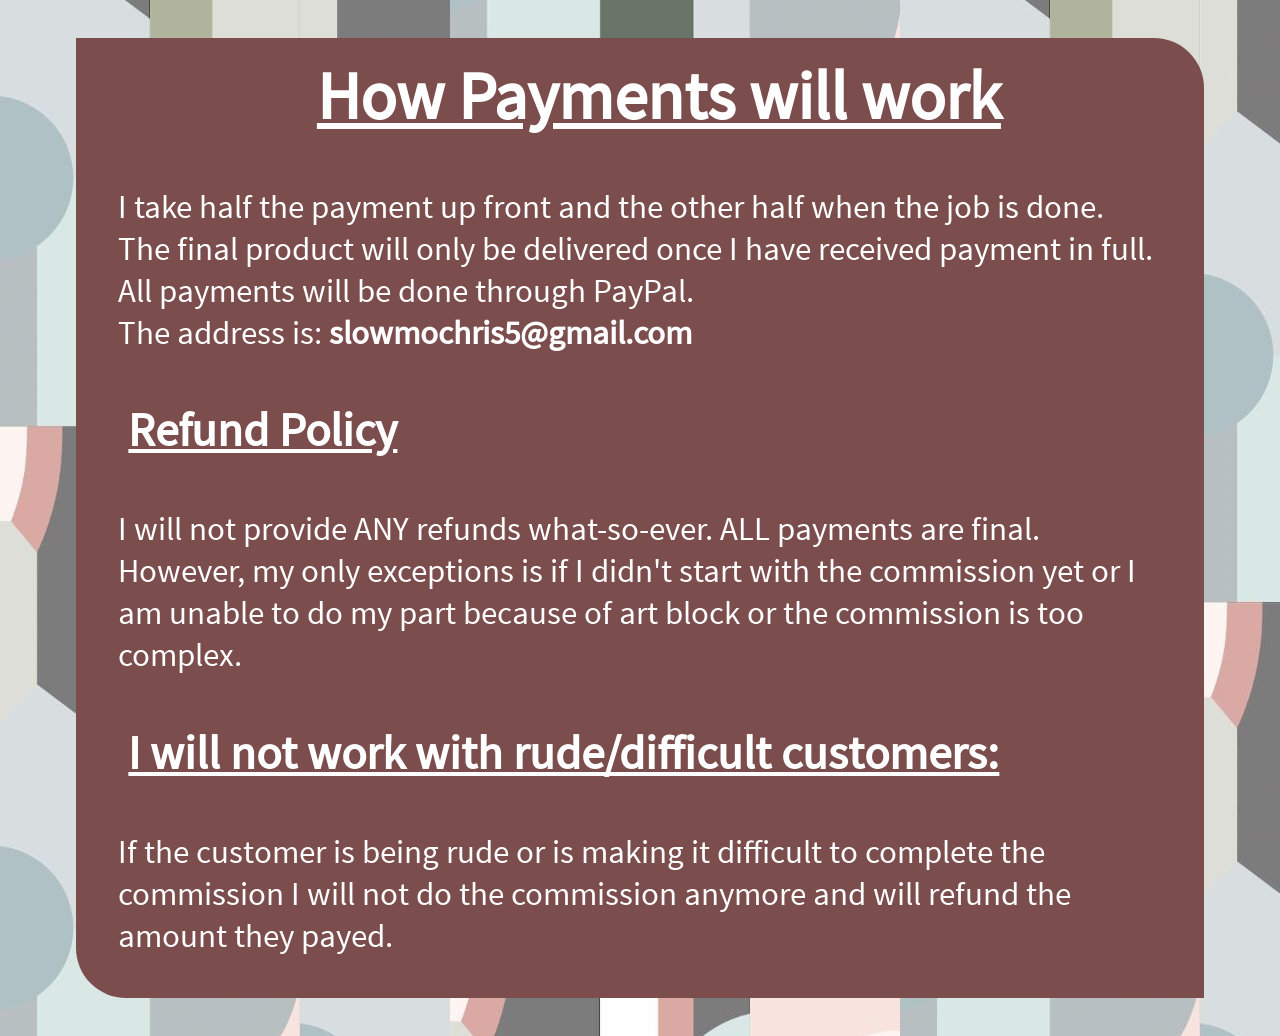
<file: Payment.html>
<!DOCTYPE html>
<html lang="en">
<head>
    <meta charset="UTF-8">
    <meta name="viewport" content="width=device-width, initial-scale=1.0">
    <title>Payment</title>
    <link rel="stylesheet" href="styles/Main.css">
    <link rel="stylesheet" href="styles/Payment.css">
</head>
    <body>
        <section class="Content">
            <h1 id="PaymentTitle">How Payments will work</h1>
            <p>
                I take half the payment up front and the other half when the job is done. The final product will only be delivered once I have received payment in full. 
                All payments will be done through PayPal.<br/>
                The address is: <strong>slowmochris5@gmail.com</strong>
            </p>

            <h2>Refund Policy</h2>
            <p>
                I will not provide ANY refunds what-so-ever. ALL payments are final. However, my only exceptions is if I didn't start with the commission yet or I am unable to do my part because of art block or the commission is too complex.
            </p>

            <h2>I will not work with rude/difficult customers:</h2>
            <p>
                If the customer is being rude or is making it difficult to complete the commission I will not do the commission anymore and will refund the amount they payed.
            </p>
        </section>
    </body>

</html>
</file>
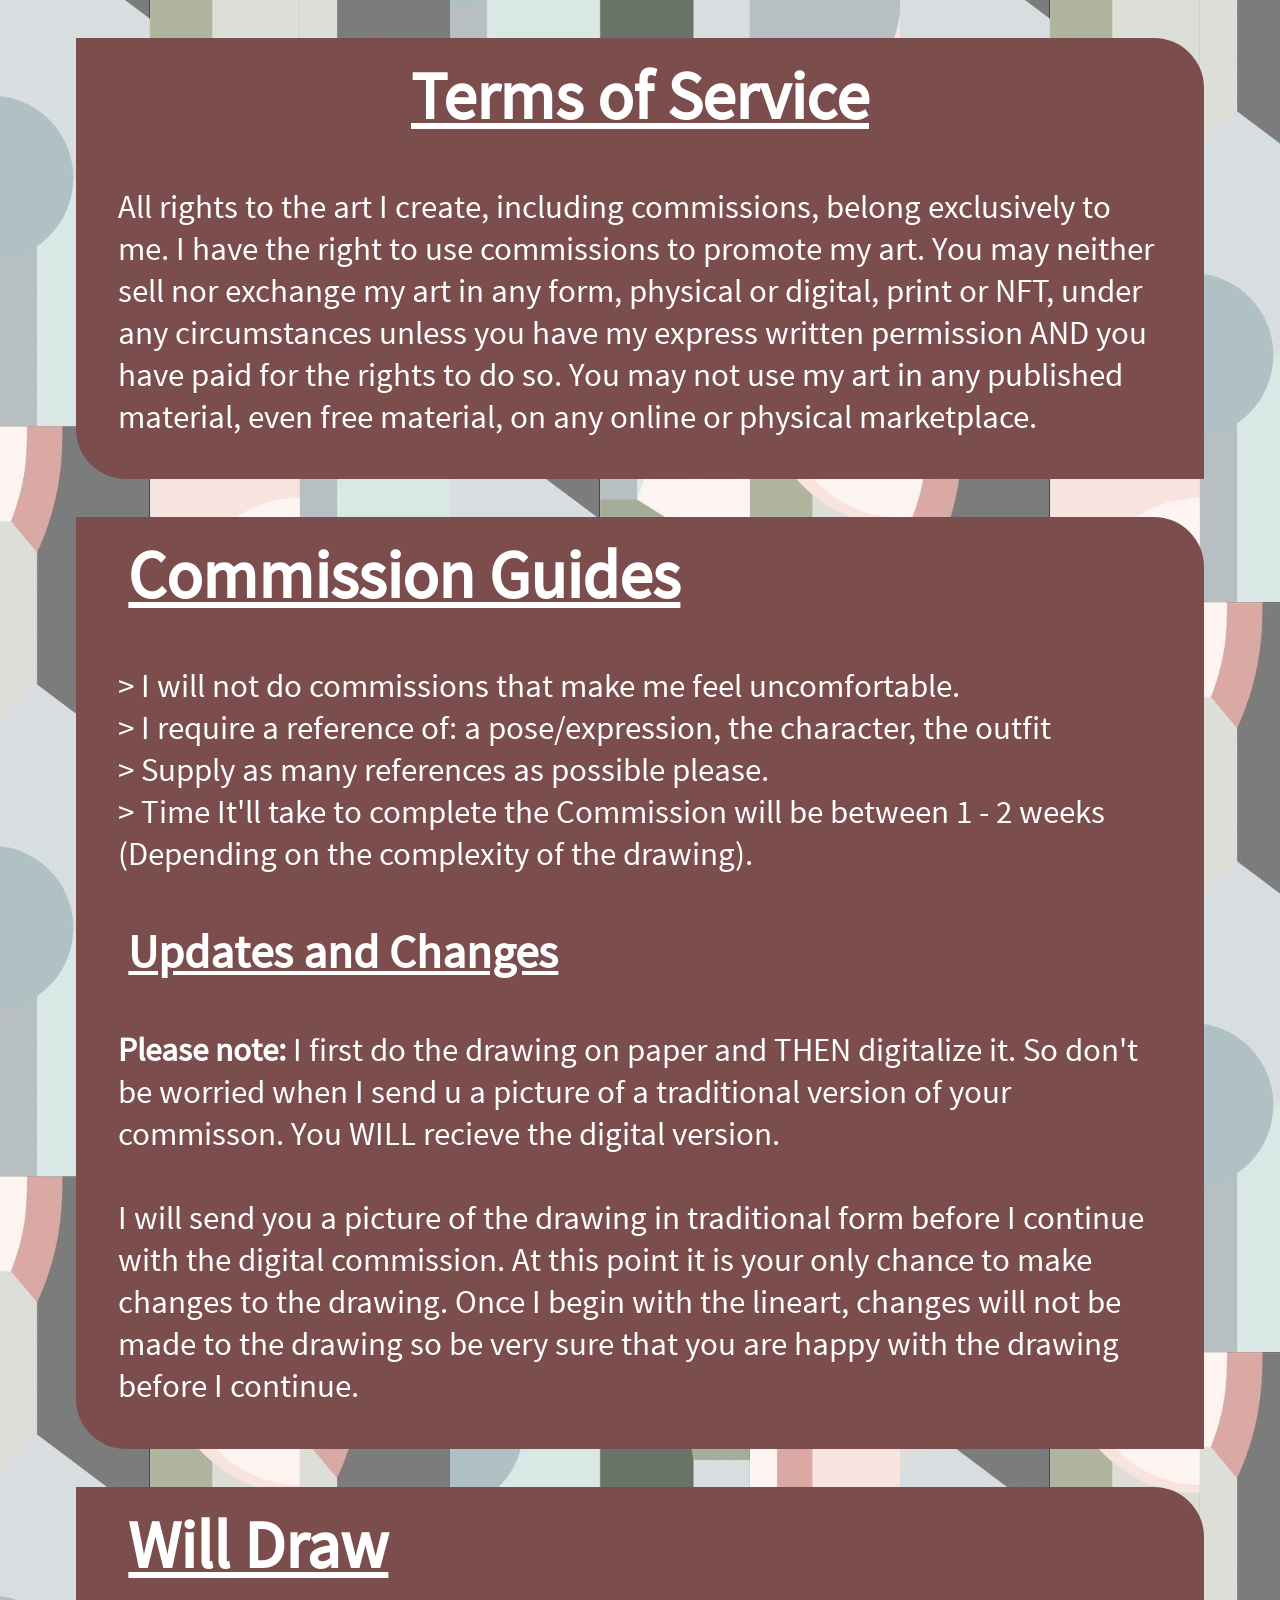
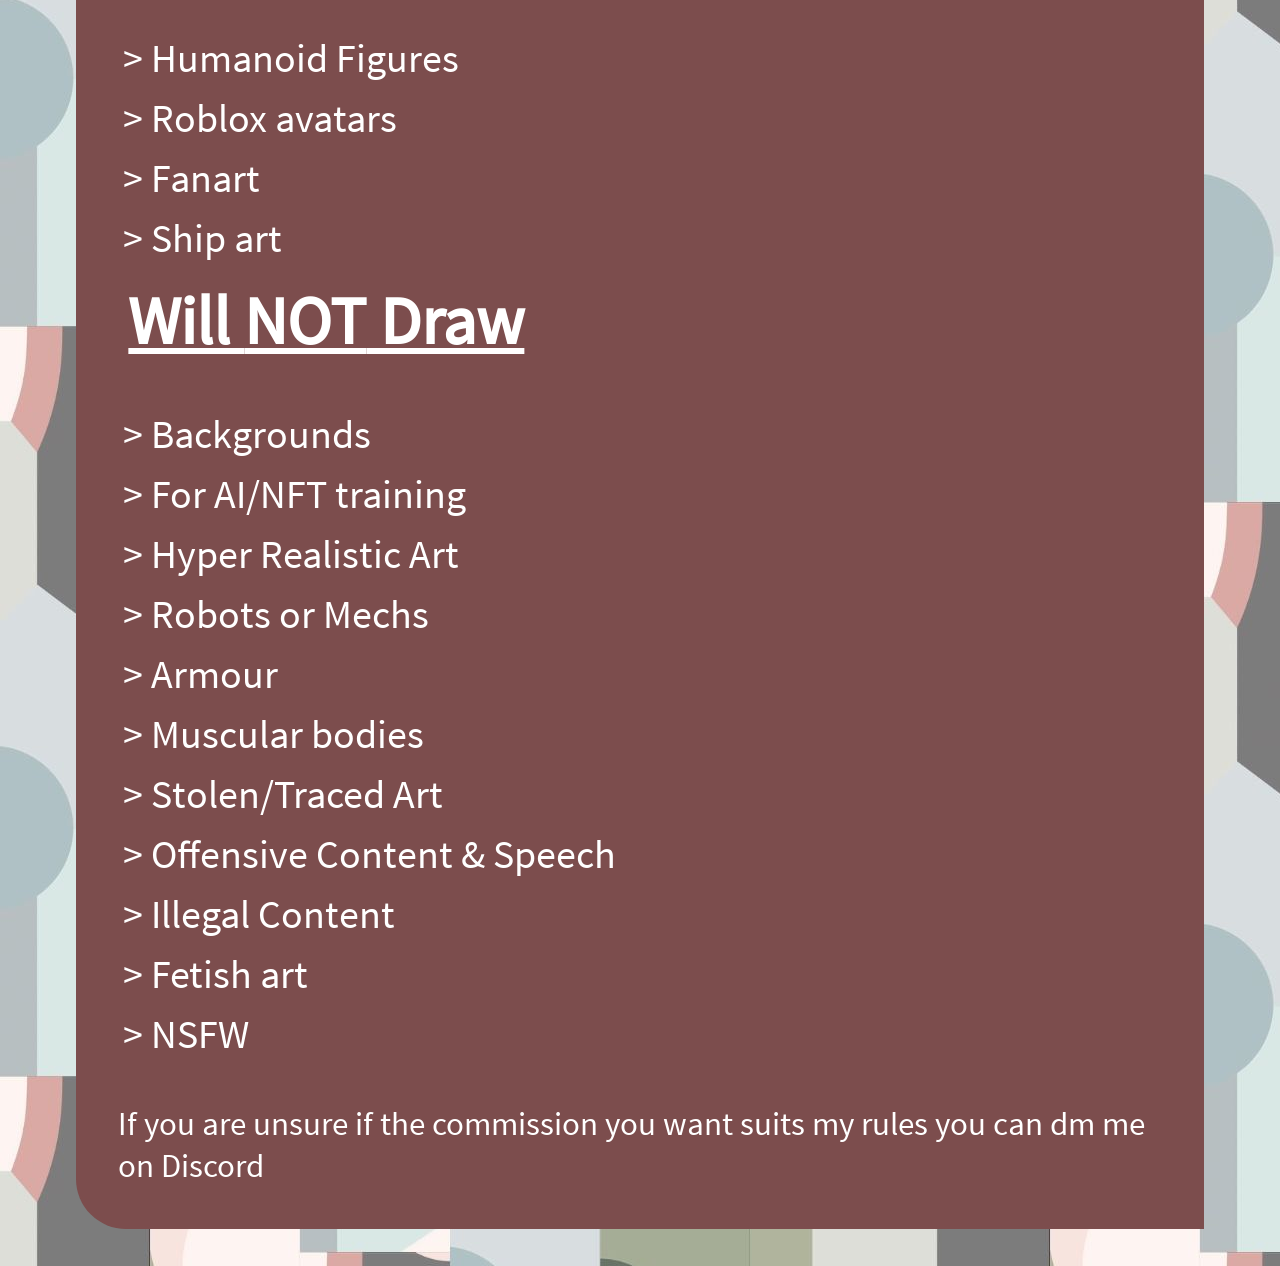
<file: TOS.html>
<!DOCTYPE html>
<html lang="en">
<head>
    <meta charset="UTF-8">
    <meta name="viewport" content="width=device-width, initial-scale=1.0">
    <title>About Commissions</title>
    <link rel="stylesheet" href="styles/Main.css">
    <link rel="stylesheet" href="./styles/TOS.css">
</head>
    <body>
        <main id="TOSPage">

            <section class="Content">
                <h1 id="TOStitle">Terms of Service</h1>
                <p>
                    All rights to the art I create, including commissions, belong exclusively to me. I have the right to use commissions to promote my art. You may neither sell nor exchange my art in any form, physical or digital, print or NFT, under any circumstances unless you have my express written permission AND you have paid for the rights to do so. You may not use my art in any published material, even free material, on any online or physical marketplace.  
                </p>
            </section>

            <section class="Content">
                <h1>Commission Guides</h1>
                <p>  
                    >   I will not do commissions that make me feel uncomfortable.<br/>
                    >   I require a reference of: a pose/expression, the character, the outfit <br/>
                    >   Supply as many references as possible please. <br/>
                    >   Time It'll take to complete the Commission will be between 1 - 2 weeks (Depending on the complexity of the drawing). <br/>
                </p>

                <p></p>

                <h2>Updates and Changes</h2>
                <p>
                    <strong>Please note:</strong> I first do the drawing on paper and THEN digitalize it. So don't be worried when I send u a picture of a traditional version of your commisson. You WILL recieve the digital version.<br/>
                    <br/>
                    I will send you a picture of the drawing in traditional form before I continue with the digital commission. At this point it is your only chance to make changes to the drawing. Once I begin with the lineart, changes will not be made to the drawing so be very sure that you are happy with the drawing before I continue.
                </p>
            </section>

            <section class="Content">
                <h1 class="BoundaryTitle">Will Draw</h1>
                <ul>
                    <li> >  Humanoid Figures</li>
                    <li> >  Roblox avatars</li>
                    <li> >  Fanart</li>
                    <li> >  Ship art</li>
                </ul>

                <h1>Will <strong>NOT</strong> Draw</h1>
                <ul>
                    <li> >  Backgrounds</li>
                    <li> >  For AI/NFT training</li>
                    <li> >  Hyper Realistic Art</li>
                    <li> >  Robots or Mechs</li>
                    <li> >  Armour</li>
                    <li> >  Muscular bodies</li>
                    <li> >  Stolen/Traced Art</li>
                    <li> >  Offensive Content & Speech</li>
                    <li> >  Illegal Content</li>
                    <li> >  Fetish art</li>
                    <li> >  NSFW</li>
                </ul>

                <p>If you are unsure if the commission you want suits my rules you can dm me on Discord</p>
            </section>
            
        </main>
        
    </body>
</html>
</file>
<file: styles/Main.css>
* {
    margin: 0;
    padding: 0;
}

@font-face {
    font-family: "SansPro";
    src: url(../res/SourceSansPro-Regular.ttf);
}

body {
    background-image: url(../res/stained-glass.jpg);
}

#MainPage {
    opacity: 0;
    animation: fadeIn 1s ease-in-out forwards;
    margin: 3% auto;
    width: 50%;
    background-color: rgb(124, 77, 77);
    text-align: center;
    padding: 1cm 2cm;
    border-radius: 15px;
}

 @keyframes fadeIn {
    to {
    opacity: 1;
    }
}

#Pfp {
    border-radius: 50%;
    width: 8cm;
    height: 8cm;
    margin-top: 3rem;
    margin-bottom: 1rem ;
    border: solid black 5px;
}

h1 {
    font-size: 50pt;
    margin-bottom: 2rem;
    font-family: "SansPro";
    color: white;
}

#Buttons li{
    list-style-type: none;
    margin-bottom: 2cm;
}

.MainButtons {
    font-family: "SansPro";
    text-align: center;
    padding: 10px 3cm;  
    text-decoration: none;
    color: aliceblue;
    border: solid white 4px;
    border-radius: 15px;
    font-size: 30pt;
    transition: background-color 0.5s ease;
}

.MainButtons:hover {
    background-color: rgba(240, 248, 255, 0.205);
}

.icons {
    font-size: 30pt;
    color: rgb(52, 133, 204);
    padding: 10px;
}

footer {
    background-color: rgb(38, 58, 77);
    text-align: center;
    height: 2.5cm;
}

/* ── Tablet ── */
@media (max-width: 768px) {
    #MainPage {
        width: 80%;
        padding: 1cm 1cm;
    }

    #Pfp {
        width: 6cm;
        height: 6cm;
    }

    h1 {
        font-size: 36pt;
    }

    .MainButtons {
        font-size: 22pt;
        padding: 10px 1.5cm;
    }
}

/* ── Mobile ── */
@media (max-width: 480px) {
    #MainPage {
        width: 92%;
        margin: 5% auto;
        padding: 0.8cm 0.6cm;
        border-radius: 10px;
    }

    #Pfp {
        width: 4.5cm;
        height: 4.5cm;
        margin-top: 1.5rem;
    }

    h1 {
        font-size: 26pt;
        margin-bottom: 1.2rem;
    }

    #Buttons li {
        margin-bottom: 1cm;
    }

    .MainButtons {
        font-size: 17pt;
        padding: 10px 1cm;
        display: block;
    }
}
</file>
<file: styles/Payment.css>
* {
    margin: 0;
    padding: 0;
}

.Content {
    opacity: 0;
    animation: fadeIn 1s ease-in-out forwards;
    margin: 1cm 2cm;
    padding: 5px;
    background-color: rgb(124, 77, 77);
    border-radius: 0 50px 0px 50px;
    font-family: "SansPro";
}

@keyframes fadeIn {
    to {
    opacity: 1;
    }
}

.Content #PaymentTitle {
    text-align: center;
}

h1 {
    padding: 10px;
    margin-left: 1cm;
    text-decoration: underline;
    color: white;
}

p {
    font-size: 25pt;
    font-family: "SansPro";
    margin: 1cm;
    color: white;
}

p a {
    color: rgb(52, 133, 204);
}

h2 {
    font-size: 35pt;
    padding: 10px;
    margin-left: 1cm;
    text-decoration: underline;
    font-family: "SansPro";
    color: white;
}

table {
    margin: 1cm auto;
    width: 50%;
    color: white;
}



table th {
    border-bottom: solid 2px white;
    font-size: 30pt;
    background-color: rgb(175, 58, 29);
}

table td {
    font-size: 20pt;
    padding-left: 5px;
    padding-bottom: 0.5cm;
    padding-top: 0.5cm;
    border-bottom: solid 2px white;
}

table tr td:hover {
    background-color: rgba(124, 77, 77, 0.425);
}

/* ── Tablet ── */
@media (max-width: 768px) {
    .Content {
        margin: 0.5cm 1cm;
    }

    h1 {
        font-size: 28pt;
    }

    h2 {
        font-size: 24pt;
    }

    p {
        font-size: 18pt;
        margin: 0.5cm;
    }

    table {
        width: 80%;
    }

    table th {
        font-size: 22pt;
    }

    table td {
        font-size: 16pt;
    }
}

/* ── Mobile ── */
@media (max-width: 480px) {
    .Content {
        margin: 0.4cm 0.5cm;
        border-radius: 0 25px 0 25px;
    }

    h1 {
        font-size: 22pt;
        margin-left: 0.3cm;
    }

    h2 {
        font-size: 18pt;
        margin-left: 0.3cm;
    }

    p {
        font-size: 14pt;
        margin: 0.4cm 0.5cm;
    }

    table {
        width: 95%;
        margin: 0.5cm auto;
    }

    table th {
        font-size: 16pt;
    }

    table td {
        font-size: 13pt;
        padding-left: 4px;
        padding-bottom: 0.3cm;
        padding-top: 0.3cm;
    }
}
</file>
<file: styles/TOS.css>
* {
    margin: 0;
    padding: 0;
}

.Content {
    opacity: 0;
    animation: fadeIn 1s ease-in-out forwards;

    margin: 1cm 2cm;
    padding: 5px;
    background-color: rgb(124, 77, 77);
    border-radius: 0 50px 0px 50px;
}

.Content:nth-of-type(1) {
    animation-delay: 0s;
}

.Content:nth-of-type(2) {
    animation-delay: 0.2s;
}

.Content:nth-of-type(3) {
    animation-delay: 0.5s;
}

 @keyframes fadeIn {
    to {
    opacity: 1;
    }
}

.Content #TOStitle {
    text-align: center;
    margin: 0;
}

h1 {
    padding: 10px;
    margin-left: 1cm;
    text-decoration: underline;
    color: white;
}

h2 {
    font-size: 35pt;
    padding: 10px;
    margin-left: 1cm;
    text-decoration: underline;
    font-family: "SansPro";
    color: white;
}


p {
    font-size: 25pt;
    font-family: "SansPro";
    margin: 1cm;
    color: white;
}

ul li {
    list-style-type: none;
    font-size: 30pt;
    font-family: "SansPro";
    padding: 5px;
    margin: 0 1cm;
    color: white;
}

/* ── Tablet ── */
@media (max-width: 768px) {
    .Content {
        margin: 0.5cm 1cm;
    }

    h1 {
        font-size: 28pt;
    }

    h2 {
        font-size: 24pt;
    }

    p {
        font-size: 18pt;
        margin: 0.5cm;
    }

    ul li {
        font-size: 20pt;
        margin: 0 0.5cm;
    }
}

/* ── Mobile ── */
@media (max-width: 480px) {
    .Content {
        margin: 0.4cm 0.5cm;
        border-radius: 0 25px 0 25px;
    }

    h1 {
        font-size: 20pt;
        margin-left: 0.3cm;
    }

    h2 {
        font-size: 16pt;
        margin-left: 0.3cm;
    }

    p {
        font-size: 13pt;
        margin: 0.4cm 0.5cm;
    }

    ul li {
        font-size: 15pt;
        margin: 0 0.4cm;
        padding: 3px;
    }
}
</file>
